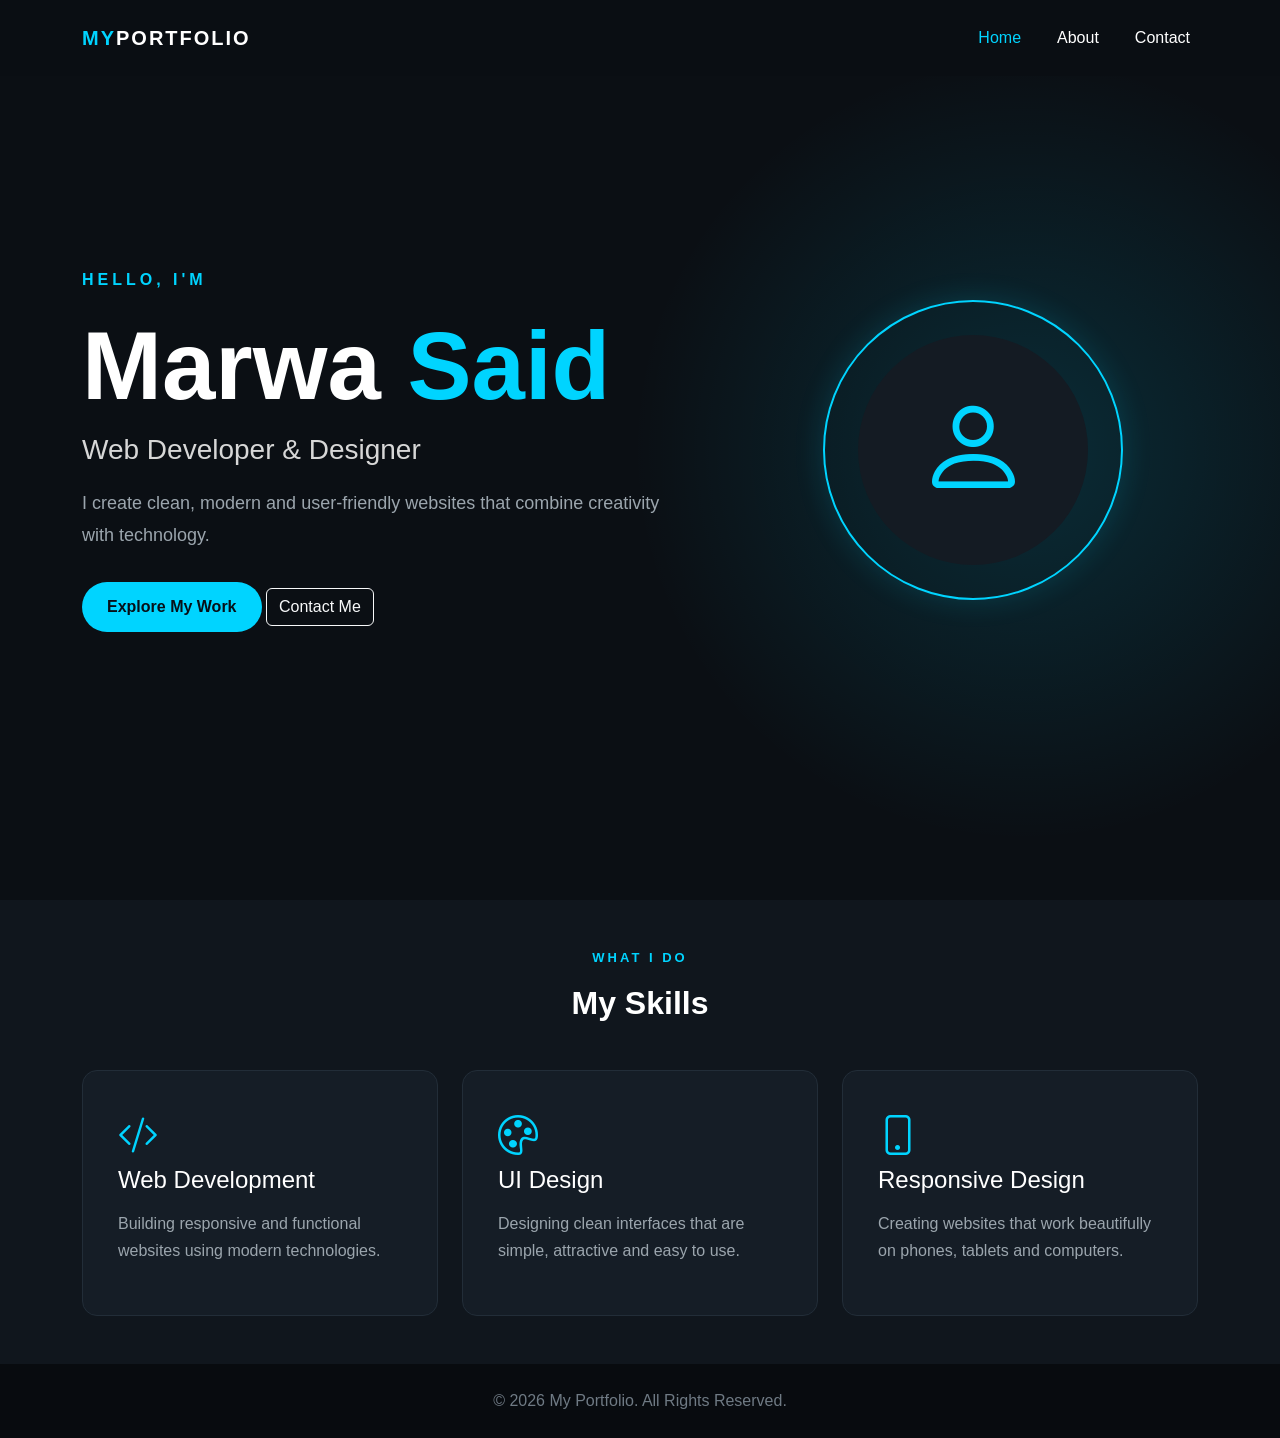
<file: index.html>
<!DOCTYPE html>
<html lang="en">
<head>
    <meta charset="UTF-8">
    <meta name="viewport" content="width=device-width, initial-scale=1.0">
    <title>My Portfolio | Home</title>

    <!-- Bootstrap CSS -->
    <link href="https://cdn.jsdelivr.net/npm/bootstrap@5.3.3/dist/css/bootstrap.min.css" rel="stylesheet">

    <!-- Bootstrap Icons -->
    <link href="https://cdn.jsdelivr.net/npm/bootstrap-icons@1.11.3/font/bootstrap-icons.css" rel="stylesheet">

    <!-- Custom CSS -->
    <link rel="stylesheet" href="css/style.css">
</head>

<body>

<!-- Navbar -->
<nav class="navbar navbar-expand-lg navbar-dark fixed-top">
    <div class="container">
        <a class="navbar-brand fw-bold" href="index.html">
            <span>MY</span>PORTFOLIO
        </a>

        <button class="navbar-toggler" type="button"
                data-bs-toggle="collapse"
                data-bs-target="#navbarNav">
            <span class="navbar-toggler-icon"></span>
        </button>

        <div class="collapse navbar-collapse" id="navbarNav">
            <ul class="navbar-nav ms-auto">
                <li class="nav-item">
                    <a class="nav-link active" href="index.html">Home</a>
                </li>

                <li class="nav-item">
                    <a class="nav-link" href="about.html">About</a>
                </li>

                <li class="nav-item">
                    <a class="nav-link" href="contact.html">Contact</a>
                </li>
            </ul>
        </div>
    </div>
</nav>

<!-- Hero -->
<section class="hero">
    <div class="container">
        <div class="row align-items-center min-vh-100">

            <div class="col-lg-7">

                <p class="hero-small">
                    HELLO, I'M
                </p>

                <h1>
                    Marwa <span>Said</span>
                </h1>

                <h3>
                    Web Developer & Designer
                </h3>

                <p class="hero-text">
                    I create clean, modern and user-friendly websites
                    that combine creativity with technology.
                </p>

                <div class="hero-buttons">
                    <a href="about.html" class="btn btn-main">
                        Explore My Work
                    </a>

                    <a href="contact.html" class="btn btn-outline-light">
                        Contact Me
                    </a>
                </div>

            </div>

            <div class="col-lg-5 text-center">

                <div class="profile-circle">
                    <div class="profile-icon">
                        <i class="bi bi-person"></i>
                    </div>
                </div>

            </div>

        </div>
    </div>
</section>

<!-- Skills -->
<section class="skills-section py-5">

    <div class="container">

        <div class="text-center mb-5">
            <p class="section-label">WHAT I DO</p>
            <h2>My Skills</h2>
        </div>

        <div class="row g-4">

            <div class="col-md-4">
                <div class="skill-card">
                    <i class="bi bi-code-slash"></i>
                    <h4>Web Development</h4>
                    <p>
                        Building responsive and functional websites
                        using modern technologies.
                    </p>
                </div>
            </div>

            <div class="col-md-4">
                <div class="skill-card">
                    <i class="bi bi-palette"></i>
                    <h4>UI Design</h4>
                    <p>
                        Designing clean interfaces that are simple,
                        attractive and easy to use.
                    </p>
                </div>
            </div>

            <div class="col-md-4">
                <div class="skill-card">
                    <i class="bi bi-phone"></i>
                    <h4>Responsive Design</h4>
                    <p>
                        Creating websites that work beautifully
                        on phones, tablets and computers.
                    </p>
                </div>
            </div>

        </div>

    </div>

</section>

<!-- Footer -->
<footer>
    <div class="container text-center">
        <p>
            © <span id="year"></span> My Portfolio. All Rights Reserved.
        </p>
    </div>
</footer>

<!-- Bootstrap JS -->
<script src="https://cdn.jsdelivr.net/npm/bootstrap@5.3.3/dist/js/bootstrap.bundle.min.js"></script>

<!-- Custom JS -->
<script src="js/script.js"></script>

</body>
</html>
</file>
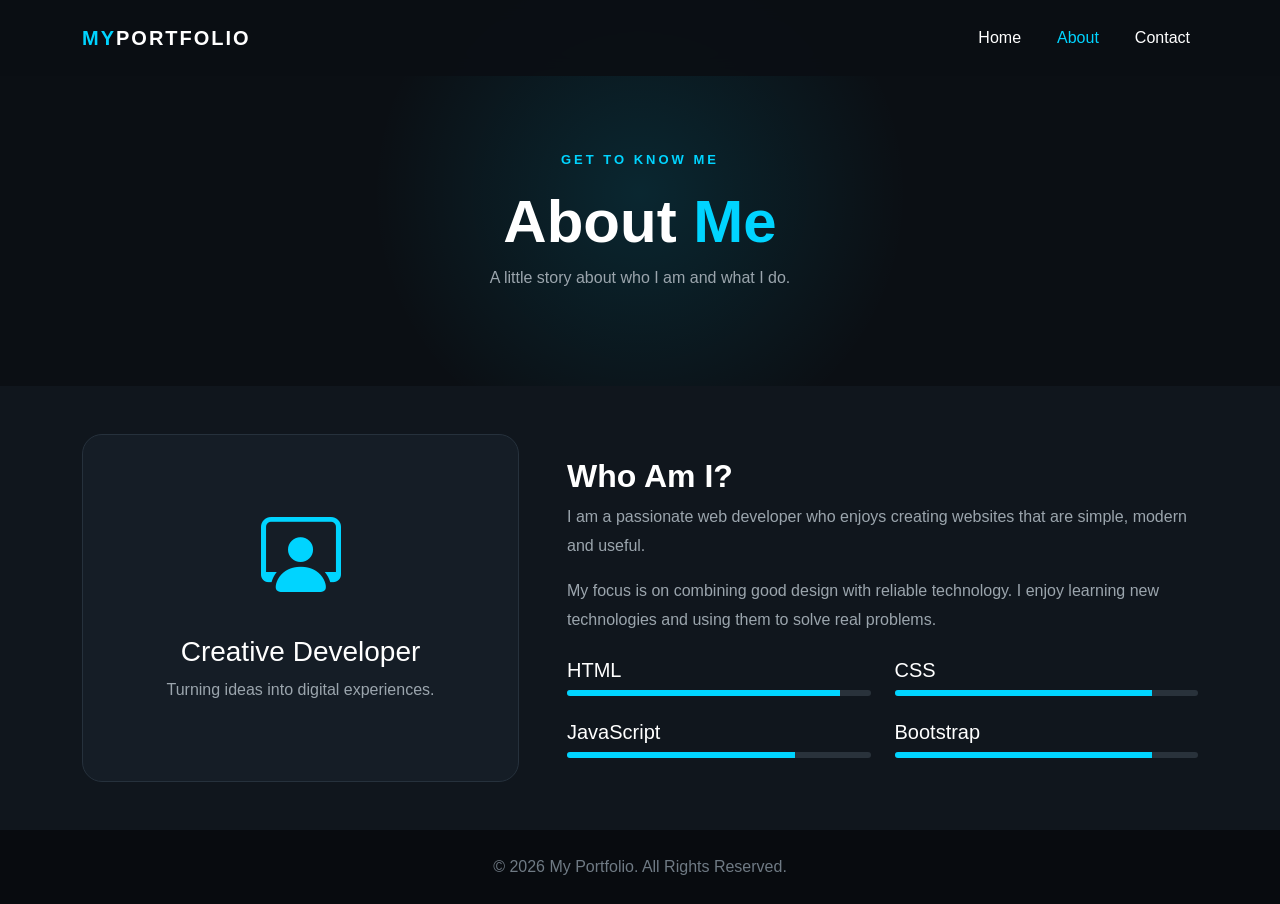
<file: about.html>
<!DOCTYPE html>
<html lang="en">
<head>
    <meta charset="UTF-8">
    <meta name="viewport" content="width=device-width, initial-scale=1.0">

    <title>My Portfolio | About</title>

    <link href="https://cdn.jsdelivr.net/npm/bootstrap@5.3.3/dist/css/bootstrap.min.css" rel="stylesheet">

    <link href="https://cdn.jsdelivr.net/npm/bootstrap-icons@1.11.3/font/bootstrap-icons.css" rel="stylesheet">

    <link rel="stylesheet" href="css/style.css">
</head>

<body>

<!-- Navbar -->
<nav class="navbar navbar-expand-lg navbar-dark fixed-top">
    <div class="container">

        <a class="navbar-brand fw-bold" href="index.html">
            <span>MY</span>PORTFOLIO
        </a>

        <button class="navbar-toggler"
                type="button"
                data-bs-toggle="collapse"
                data-bs-target="#navbarNav">

            <span class="navbar-toggler-icon"></span>

        </button>

        <div class="collapse navbar-collapse" id="navbarNav">

            <ul class="navbar-nav ms-auto">

                <li class="nav-item">
                    <a class="nav-link" href="index.html">
                        Home
                    </a>
                </li>

                <li class="nav-item">
                    <a class="nav-link active" href="about.html">
                        About
                    </a>
                </li>

                <li class="nav-item">
                    <a class="nav-link" href="contact.html">
                        Contact
                    </a>
                </li>

            </ul>

        </div>

    </div>
</nav>


<!-- About Header -->
<section class="page-header">

    <div class="container text-center">

        <p class="section-label">
            GET TO KNOW ME
        </p>

        <h1>
            About <span>Me</span>
        </h1>

        <p>
            A little story about who I am and what I do.
        </p>

    </div>

</section>


<!-- About Content -->
<section class="about-section py-5">

    <div class="container">

        <div class="row align-items-center g-5">

            <div class="col-lg-5">

                <div class="about-box">

                    <i class="bi bi-person-workspace"></i>

                    <h3>
                        Creative Developer
                    </h3>

                    <p>
                        Turning ideas into digital experiences.
                    </p>

                </div>

            </div>


            <div class="col-lg-7">

                <h2>
                    Who Am I?
                </h2>

                <p>
                    I am a passionate web developer who enjoys
                    creating websites that are simple, modern
                    and useful.
                </p>

                <p>
                    My focus is on combining good design with
                    reliable technology. I enjoy learning new
                    technologies and using them to solve real
                    problems.
                </p>

                <div class="row mt-4">

                    <div class="col-6">
                        <h5>HTML</h5>

                        <div class="progress">
                            <div class="progress-bar"
                                 style="width: 90%">
                            </div>
                        </div>
                    </div>

                    <div class="col-6">
                        <h5>CSS</h5>

                        <div class="progress">
                            <div class="progress-bar"
                                 style="width: 85%">
                            </div>
                        </div>
                    </div>

                    <div class="col-6 mt-4">
                        <h5>JavaScript</h5>

                        <div class="progress">
                            <div class="progress-bar"
                                 style="width: 75%">
                            </div>
                        </div>
                    </div>

                    <div class="col-6 mt-4">
                        <h5>Bootstrap</h5>

                        <div class="progress">
                            <div class="progress-bar"
                                 style="width: 85%">
                            </div>
                        </div>
                    </div>

                </div>

            </div>

        </div>

    </div>

</section>


<!-- Footer -->
<footer>

    <div class="container text-center">

        <p>
            © <span id="year"></span>
            My Portfolio. All Rights Reserved.
        </p>

    </div>

</footer>


<script src="https://cdn.jsdelivr.net/npm/bootstrap@5.3.3/dist/js/bootstrap.bundle.min.js"></script>

<script src="js/script.js"></script>

</body>
</html>
</file>
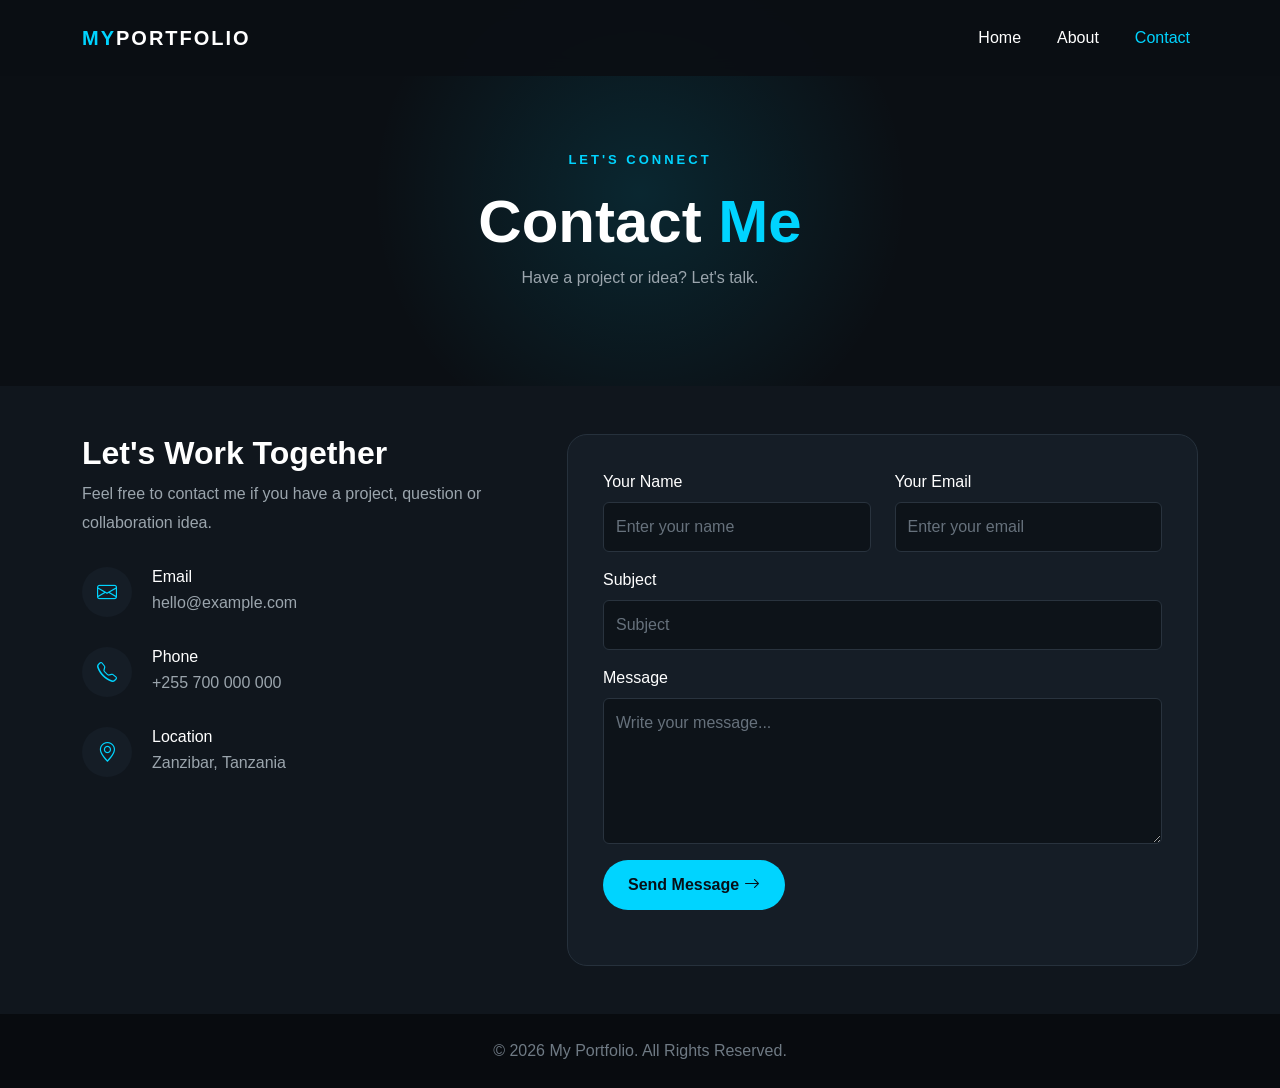
<file: contact.html>
<!DOCTYPE html>
<html lang="en">

<head>

    <meta charset="UTF-8">

    <meta name="viewport"
          content="width=device-width, initial-scale=1.0">

    <title>My Portfolio | Contact</title>

    <!-- Bootstrap -->
    <link href="https://cdn.jsdelivr.net/npm/bootstrap@5.3.3/dist/css/bootstrap.min.css"
          rel="stylesheet">

    <!-- Icons -->
    <link href="https://cdn.jsdelivr.net/npm/bootstrap-icons@1.11.3/font/bootstrap-icons.css"
          rel="stylesheet">

    <!-- CSS -->
    <link rel="stylesheet" href="css/style.css">

</head>

<body>


<!-- Navbar -->
<nav class="navbar navbar-expand-lg navbar-dark fixed-top">

    <div class="container">

        <a class="navbar-brand fw-bold"
           href="index.html">

            <span>MY</span>PORTFOLIO

        </a>


        <button class="navbar-toggler"
                type="button"
                data-bs-toggle="collapse"
                data-bs-target="#navbarNav">

            <span class="navbar-toggler-icon"></span>

        </button>


        <div class="collapse navbar-collapse"
             id="navbarNav">

            <ul class="navbar-nav ms-auto">

                <li class="nav-item">
                    <a class="nav-link"
                       href="index.html">
                        Home
                    </a>
                </li>

                <li class="nav-item">
                    <a class="nav-link"
                       href="about.html">
                        About
                    </a>
                </li>

                <li class="nav-item">
                    <a class="nav-link active"
                       href="contact.html">
                        Contact
                    </a>
                </li>

            </ul>

        </div>

    </div>

</nav>


<!-- Header -->
<section class="page-header">

    <div class="container text-center">

        <p class="section-label">
            LET'S CONNECT
        </p>

        <h1>
            Contact <span>Me</span>
        </h1>

        <p>
            Have a project or idea? Let's talk.
        </p>

    </div>

</section>


<!-- Contact -->
<section class="contact-section py-5">

    <div class="container">

        <div class="row g-5">


            <!-- Contact Info -->
            <div class="col-lg-5">

                <h2>
                    Let's Work Together
                </h2>

                <p>
                    Feel free to contact me if you have a project,
                    question or collaboration idea.
                </p>


                <div class="contact-info">

                    <div class="contact-item">

                        <i class="bi bi-envelope"></i>

                        <div>
                            <h6>Email</h6>
                            <p>hello@example.com</p>
                        </div>

                    </div>


                    <div class="contact-item">

                        <i class="bi bi-telephone"></i>

                        <div>
                            <h6>Phone</h6>
                            <p>+255 700 000 000</p>
                        </div>

                    </div>


                    <div class="contact-item">

                        <i class="bi bi-geo-alt"></i>

                        <div>
                            <h6>Location</h6>
                            <p>Zanzibar, Tanzania</p>
                        </div>

                    </div>

                </div>

            </div>


            <!-- Form -->
            <div class="col-lg-7">

                <div class="contact-card">

                    <form id="contactForm" action="https://formsubmit.co/marwagharibsaid@gmail.com" method="POST">
                        <input type="hidden" name="_subject" value="New Contact message!">
                        <input type="hidden" name="_captcha" value="false">

                        <div class="row">

                            <div class="col-md-6 mb-3">

                                <label>
                                    Your Name
                                </label>

                                <input type="text"
                                    id="name"
                                    name="name"
                                    class="form-control"
                                    placeholder="Enter your name"
                                    required>

                            </div>


                            <div class="col-md-6 mb-3">

                                <label>
                                    Your Email
                                </label>

                                <input type="email"
                                       id="email"
                                       name="email"
                                       class="form-control"
                                       placeholder="Enter your email"
                                       required>

                            </div>

                        </div>


                        <div class="mb-3">

                            <label>
                                Subject
                            </label>

                            <input type="text"
                                   name="subject"
                                   class="form-control"
                                   placeholder="Subject"
                                   required>

                        </div>


                        <div class="mb-3">

                            <label>
                                Message
                            </label>

                            <textarea
                                name="message"
                                class="form-control"
                                rows="5"
                                placeholder="Write your message..."
                                required></textarea>

                        </div>


                        <button type="submit"
                                class="btn btn-main">

                            Send Message
                            <i class="bi bi-arrow-right"></i>

                        </button>

                    </form>

                    <div id="formMessage"></div>

                </div>

            </div>

        </div>

    </div>

</section>


<!-- Footer -->
<footer>

    <div class="container text-center">

        <p>
            © <span id="year"></span>
            My Portfolio. All Rights Reserved.
        </p>

    </div>

</footer>


<!-- Bootstrap JS -->
<script src="https://cdn.jsdelivr.net/npm/bootstrap@5.3.3/dist/js/bootstrap.bundle.min.js">
</script>

<!-- Custom JS -->
<script src="js/script.js"></script>

</body>
</html>
</file>
<file: css/style.css>
/* =========================
   GENERAL
========================= */

* {
    margin: 0;
    padding: 0;
    box-sizing: border-box;
}

body {
    font-family: Arial, Helvetica, sans-serif;
    background: #0b0f14;
    color: #ffffff;
}

html {
    scroll-behavior: smooth;
}


/* =========================
   NAVBAR
========================= */

.navbar {
    background: rgba(11, 15, 20, 0.92);
    backdrop-filter: blur(10px);
    padding: 18px 0;
}

.navbar-brand {
    letter-spacing: 2px;
}

.navbar-brand span {
    color: #00d4ff;
}

.nav-link {
    color: #ffffff !important;
    margin-left: 20px;
    transition: 0.3s;
}

.nav-link:hover,
.nav-link.active {
    color: #00d4ff !important;
}


/* =========================
   HERO
========================= */

.hero {
    min-height: 100vh;
    background:
        radial-gradient(
            circle at 80% 50%,
            rgba(0, 212, 255, 0.15),
            transparent 35%
        ),
        #0b0f14;
}

.hero-small {
    color: #00d4ff;
    font-weight: bold;
    letter-spacing: 4px;
}

.hero h1 {
    font-size: clamp(3rem, 8vw, 6rem);
    font-weight: 800;
    margin: 10px 0;
}

.hero h1 span {
    color: #00d4ff;
}

.hero h3 {
    color: #d7d7d7;
    margin-bottom: 20px;
}

.hero-text {
    max-width: 600px;
    color: #9ba5ad;
    font-size: 18px;
    line-height: 1.8;
}

.hero-buttons {
    margin-top: 30px;
}


/* =========================
   BUTTONS
========================= */

.btn-main {
    background: #00d4ff;
    color: #071018;
    border: none;
    padding: 13px 25px;
    font-weight: bold;
    border-radius: 30px;
    transition: 0.3s;
}

.btn-main:hover {
    background: #ffffff;
    color: #071018;
    transform: translateY(-3px);
}


/* =========================
   PROFILE
========================= */

.profile-circle {
    width: 300px;
    height: 300px;
    border: 2px solid #00d4ff;
    border-radius: 50%;
    margin: auto;
    display: flex;
    justify-content: center;
    align-items: center;

    box-shadow:
        0 0 30px rgba(0, 212, 255, 0.15);
}

.profile-icon {
    width: 230px;
    height: 230px;
    border-radius: 50%;
    background: #141b23;
    display: flex;
    align-items: center;
    justify-content: center;
}

.profile-icon i {
    font-size: 110px;
    color: #00d4ff;
}


/* =========================
   SECTIONS
========================= */

.skills-section {
    background: #10161d;
}

.section-label {
    color: #00d4ff;
    font-size: 13px;
    font-weight: bold;
    letter-spacing: 3px;
}

h2 {
    font-weight: 700;
}


/* =========================
   SKILL CARDS
========================= */

.skill-card {
    background: #151d26;
    padding: 35px;
    height: 100%;
    border: 1px solid #222d38;
    border-radius: 15px;
    transition: 0.3s;
}

.skill-card:hover {
    transform: translateY(-8px);
    border-color: #00d4ff;
}

.skill-card i {
    font-size: 40px;
    color: #00d4ff;
    margin-bottom: 20px;
}

.skill-card h4 {
    margin-bottom: 15px;
}

.skill-card p {
    color: #9ba5ad;
    line-height: 1.7;
}


/* =========================
   PAGE HEADER
========================= */

.page-header {
    padding-top: 150px;
    padding-bottom: 80px;

    background:
        radial-gradient(
            circle at center,
            rgba(0, 212, 255, 0.12),
            transparent 40%
        );
}

.page-header h1 {
    font-size: 60px;
    font-weight: 800;
}

.page-header h1 span {
    color: #00d4ff;
}

.page-header p:last-child {
    color: #9ba5ad;
}


/* =========================
   ABOUT
========================= */

.about-section {
    background: #10161d;
}

.about-section p {
    color: #9ba5ad;
    line-height: 1.8;
}

.about-box {
    background: #151d26;
    border: 1px solid #26313c;
    border-radius: 20px;
    padding: 60px 30px;
    text-align: center;
}

.about-box i {
    font-size: 80px;
    color: #00d4ff;
}

.about-box h3 {
    margin-top: 20px;
}


/* =========================
   PROGRESS
========================= */

.progress {
    height: 6px;
    background: #29323b;
}

.progress-bar {
    background: #00d4ff;
}


/* =========================
   CONTACT
========================= */

.contact-section {
    background: #10161d;
}

.contact-section p {
    color: #9ba5ad;
    line-height: 1.8;
}

.contact-item {
    display: flex;
    align-items: center;
    gap: 20px;
    margin-top: 30px;
}

.contact-item i {
    width: 50px;
    height: 50px;
    border-radius: 50%;
    background: #151d26;
    display: flex;
    align-items: center;
    justify-content: center;
    color: #00d4ff;
    font-size: 20px;
}

.contact-item h6 {
    margin-bottom: 2px;
}

.contact-item p {
    margin: 0;
}


/* =========================
   CONTACT FORM
========================= */

.contact-card {
    background: #151d26;
    border: 1px solid #26313c;
    padding: 35px;
    border-radius: 20px;
}

.form-control {
    background: #0d1319;
    border: 1px solid #29333e;
    color: #ffffff;
    padding: 12px;
}

.form-control:focus {
    background: #0d1319;
    color: #ffffff;
    border-color: #00d4ff;
    box-shadow: none;
}

.form-control::placeholder {
    color: #66717c;
}

label {
    margin-bottom: 8px;
    font-weight: 500;
}


/* =========================
   FORM MESSAGE
========================= */

#formMessage {
    margin-top: 20px;
}


/* =========================
   FOOTER
========================= */

footer {
    padding: 25px 0;
    background: #080b0f;
}

footer p {
    margin: 0;
    color: #6f7a84;
}


/* =========================
   RESPONSIVE
========================= */

@media (max-width: 768px) {

    .hero {
        padding-top: 100px;
        text-align: center;
    }

    .hero-text {
        margin: auto;
    }

    .profile-circle {
        width: 220px;
        height: 220px;
        margin-top: 50px;
    }

    .profile-icon {
        width: 170px;
        height: 170px;
    }

    .profile-icon i {
        font-size: 75px;
    }

    .page-header h1 {
        font-size: 45px;
    }

    .navbar {
        padding: 12px 0;
    }
}
</file>
